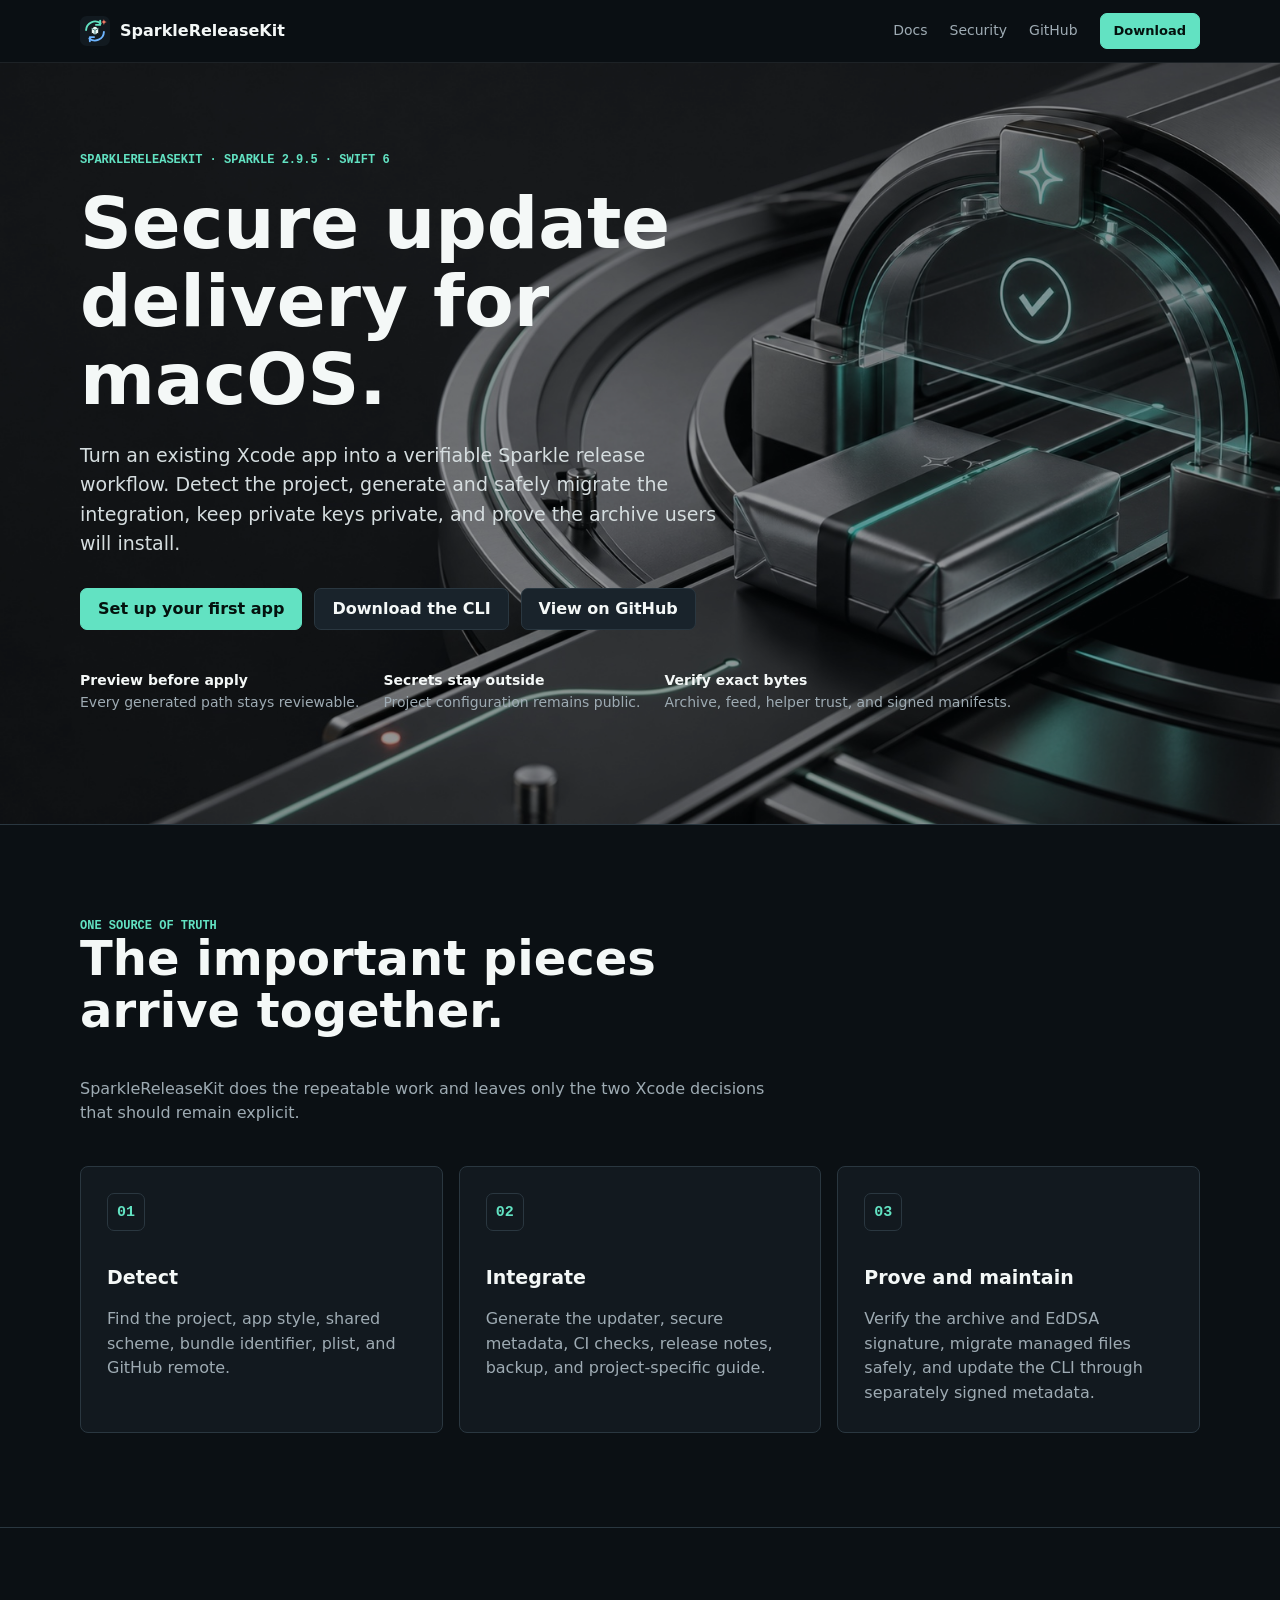
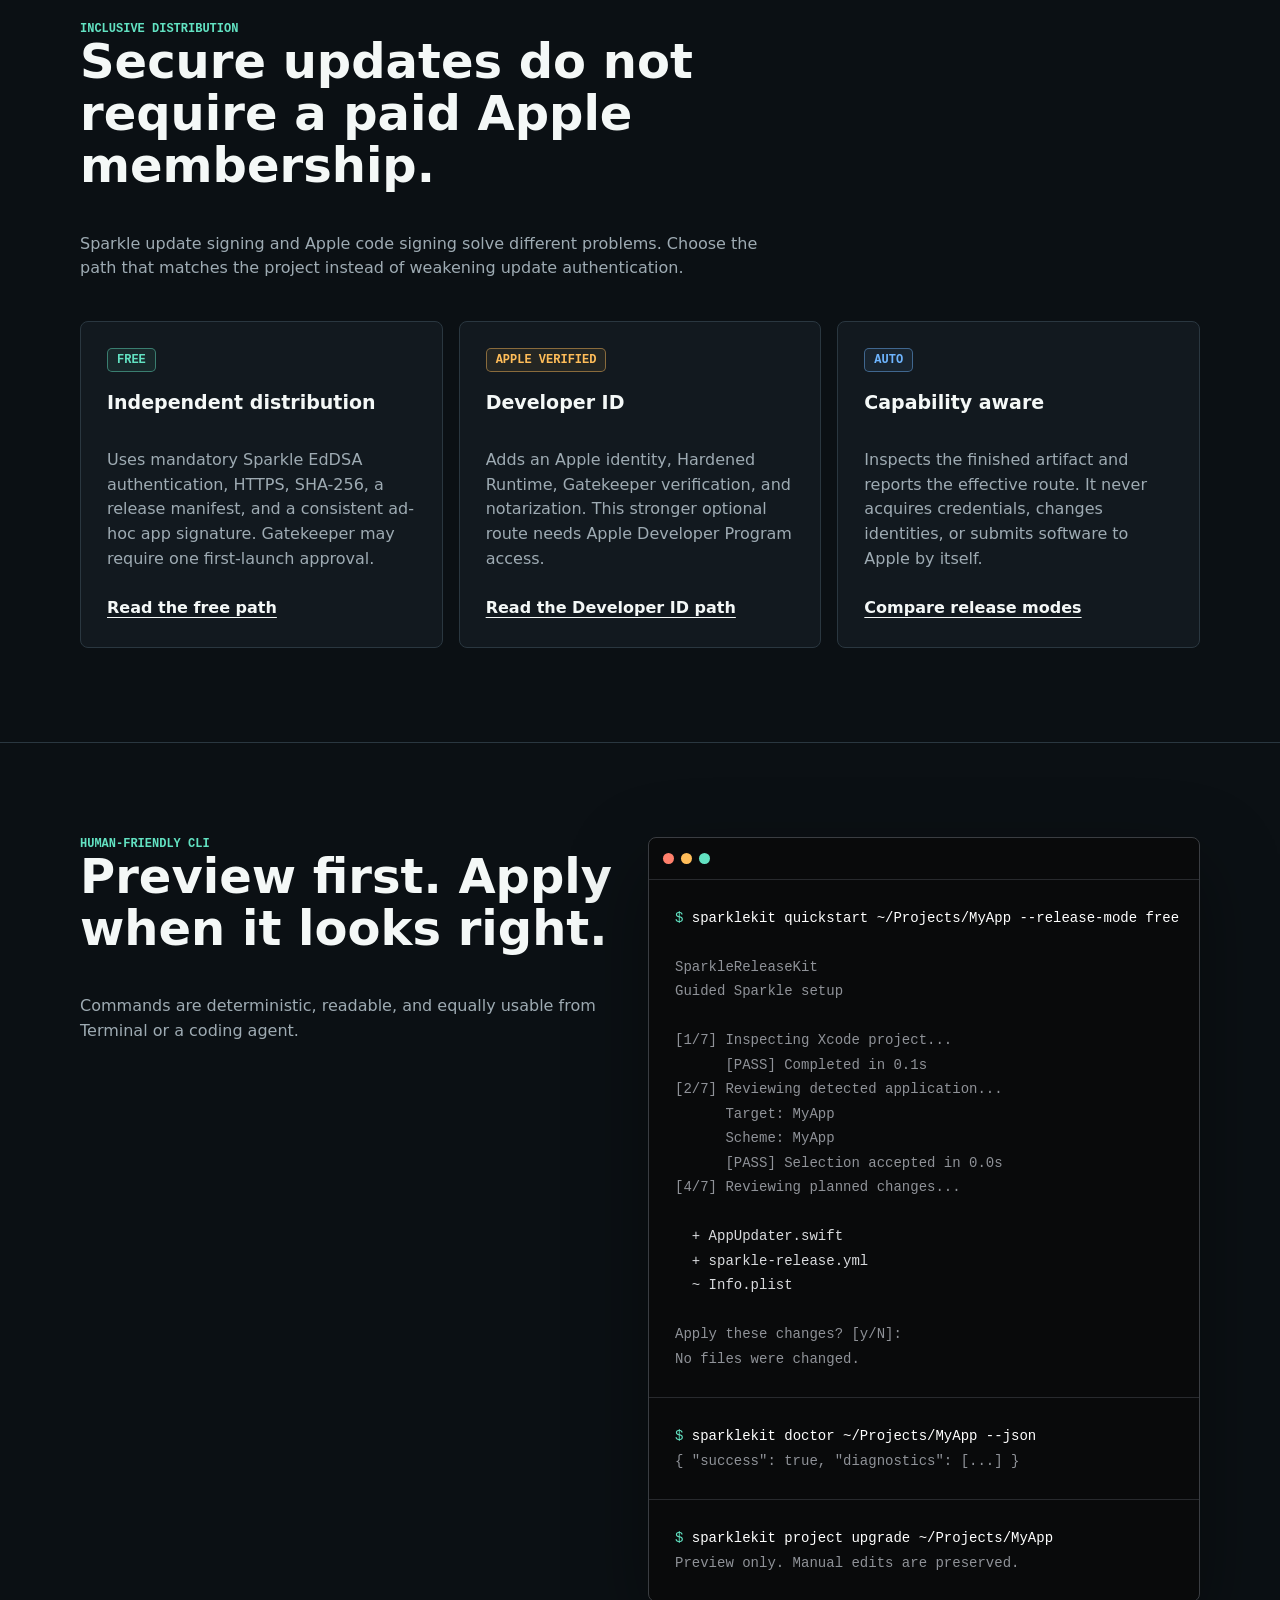
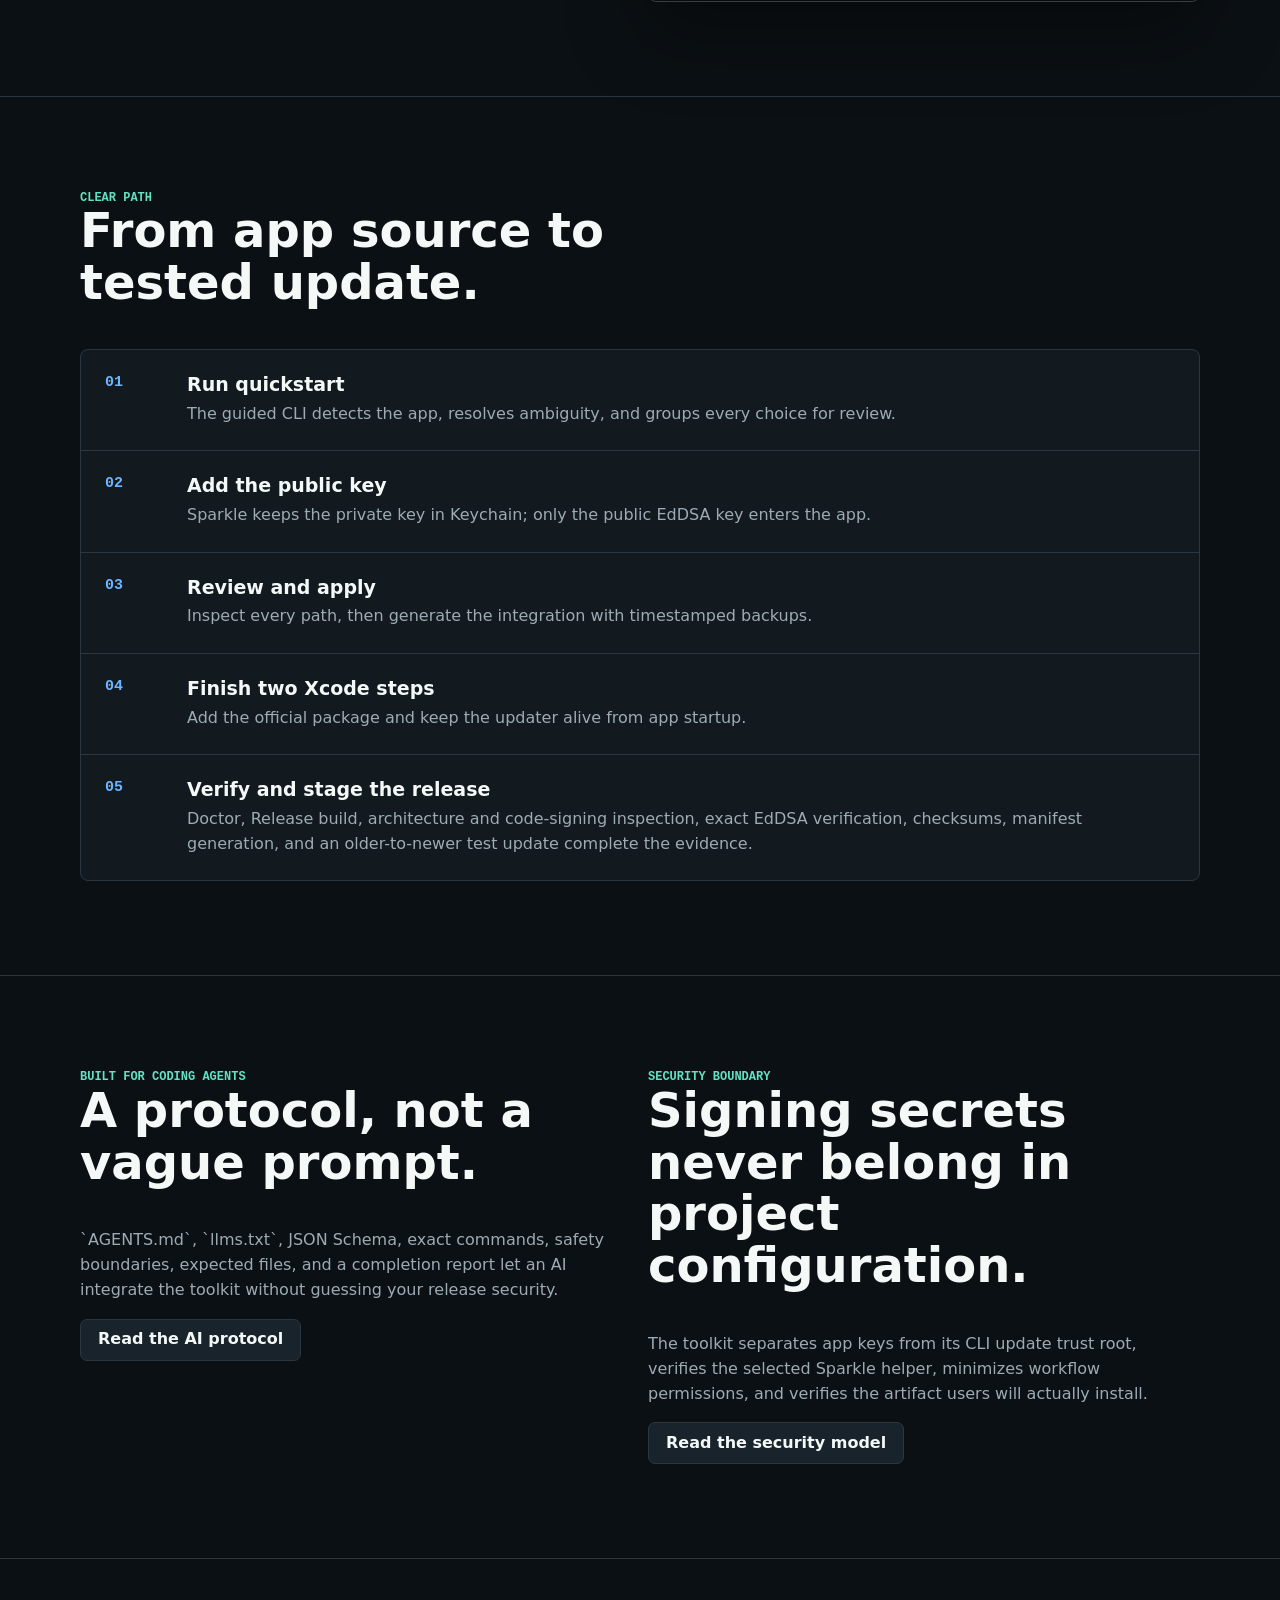
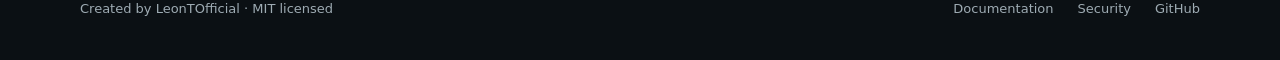
<file: website/index.html>
<!doctype html>
<html lang="en">
<head>
  <meta charset="utf-8">
  <meta name="viewport" content="width=device-width, initial-scale=1">
  <meta name="description" content="SparkleReleaseKit adds secure Sparkle updates to a macOS app with GitHub Releases in minutes.">
  <meta name="theme-color" content="#0b1014">
  <meta property="og:title" content="SparkleReleaseKit">
  <meta property="og:description" content="A clear, verifiable release workflow for secure Sparkle updates on macOS.">
  <meta property="og:type" content="website">
  <meta property="og:url" content="https://leontofficial.github.io/SparkleReleaseKit/">
  <meta property="og:image" content="https://leontofficial.github.io/SparkleReleaseKit/assets/release-hero.jpg">
  <meta property="og:image:width" content="1672">
  <meta property="og:image:height" content="941">
  <link rel="canonical" href="https://leontofficial.github.io/SparkleReleaseKit/">
  <title>SparkleReleaseKit - Secure macOS update delivery</title>
  <link rel="icon" href="assets/logo.svg">
  <link rel="apple-touch-icon" href="assets/apple-touch-icon.png">
  <link rel="stylesheet" href="styles.css">
</head>
<body>
  <a class="skip-link" href="#content">Skip to content</a>
  <header class="site-header">
    <nav class="nav" aria-label="Main navigation">
      <a class="brand" href="./"><img src="assets/logo.svg" alt=""><span>SparkleReleaseKit</span></a>
      <button class="menu-toggle" type="button" aria-label="Open navigation" aria-expanded="false" aria-controls="site-links"><span></span><span></span><span></span></button>
      <div class="nav-links" id="site-links">
        <a href="docs/">Docs</a>
        <a href="security/">Security</a>
        <a href="https://github.com/LeonTOfficial/SparkleReleaseKit">GitHub</a>
        <a class="button compact primary" href="https://github.com/LeonTOfficial/SparkleReleaseKit/releases/latest/download/SparkleReleaseKit-macos.zip">Download</a>
      </div>
    </nav>
  </header>

  <main id="content">
    <section class="hero">
      <div class="hero-content">
        <div class="eyebrow">SparkleReleaseKit · Sparkle 2.9.5 · Swift 6</div>
        <h1>Secure update delivery for macOS.</h1>
        <p class="lead">Turn an existing Xcode app into a verifiable Sparkle release workflow. Detect the project, generate and safely migrate the integration, keep private keys private, and prove the archive users will install.</p>
        <div class="actions">
          <a class="button primary" href="docs/">Set up your first app</a>
          <a class="button" href="https://github.com/LeonTOfficial/SparkleReleaseKit/releases/latest/download/SparkleReleaseKit-macos.zip">Download the CLI</a>
          <a class="button" href="https://github.com/LeonTOfficial/SparkleReleaseKit">View on GitHub</a>
        </div>
        <div class="proof">
          <span><strong>Preview before apply</strong><br>Every generated path stays reviewable.</span>
          <span><strong>Secrets stay outside</strong><br>Project configuration remains public.</span>
          <span><strong>Verify exact bytes</strong><br>Archive, feed, helper trust, and signed manifests.</span>
        </div>
      </div>
    </section>

    <section class="band">
      <div class="section">
        <div class="section-heading" data-reveal>
          <div class="eyebrow">One source of truth</div>
          <h2>The important pieces arrive together.</h2>
          <p>SparkleReleaseKit does the repeatable work and leaves only the two Xcode decisions that should remain explicit.</p>
        </div>
        <div class="grid three">
          <article class="card" data-reveal><div class="icon">01</div><h3>Detect</h3><p>Find the project, app style, shared scheme, bundle identifier, plist, and GitHub remote.</p></article>
          <article class="card" data-reveal><div class="icon">02</div><h3>Integrate</h3><p>Generate the updater, secure metadata, CI checks, release notes, backup, and project-specific guide.</p></article>
          <article class="card" data-reveal><div class="icon">03</div><h3>Prove and maintain</h3><p>Verify the archive and EdDSA signature, migrate managed files safely, and update the CLI through separately signed metadata.</p></article>
        </div>
      </div>
    </section>

    <section class="band">
      <div class="section">
        <div class="section-heading" data-reveal>
          <div class="eyebrow">Inclusive distribution</div>
          <h2>Secure updates do not require a paid Apple membership.</h2>
          <p>Sparkle update signing and Apple code signing solve different problems. Choose the path that matches the project instead of weakening update authentication.</p>
        </div>
        <div class="grid three mode-grid">
          <article class="card mode-card" data-reveal><div class="mode-label free">Free</div><h3>Independent distribution</h3><p>Uses mandatory Sparkle EdDSA authentication, HTTPS, SHA-256, a release manifest, and a consistent ad-hoc app signature. Gatekeeper may require one first-launch approval.</p><a class="text-link" href="https://github.com/LeonTOfficial/SparkleReleaseKit/blob/main/docs/FREE_DISTRIBUTION.md">Read the free path</a></article>
          <article class="card mode-card" data-reveal><div class="mode-label apple">Apple verified</div><h3>Developer ID</h3><p>Adds an Apple identity, Hardened Runtime, Gatekeeper verification, and notarization. This stronger optional route needs Apple Developer Program access.</p><a class="text-link" href="https://github.com/LeonTOfficial/SparkleReleaseKit/blob/main/docs/DEVELOPER_ID_DISTRIBUTION.md">Read the Developer ID path</a></article>
          <article class="card mode-card" data-reveal><div class="mode-label auto">Auto</div><h3>Capability aware</h3><p>Inspects the finished artifact and reports the effective route. It never acquires credentials, changes identities, or submits software to Apple by itself.</p><a class="text-link" href="docs/#modes">Compare release modes</a></article>
        </div>
      </div>
    </section>

    <section class="band">
      <div class="section grid two">
        <div class="section-heading" data-reveal>
          <div class="eyebrow">Human-friendly CLI</div>
          <h2>Preview first. Apply when it looks right.</h2>
          <p>Commands are deterministic, readable, and equally usable from Terminal or a coding agent.</p>
        </div>
        <div class="terminal" data-reveal aria-label="SparkleReleaseKit command example">
          <div class="terminal-bar"><span></span><span></span><span></span></div>
          <pre><span class="prompt">$</span> <span class="command">sparklekit quickstart ~/Projects/MyApp --release-mode free</span>

<span class="result">SparkleReleaseKit
Guided Sparkle setup

[1/7] Inspecting Xcode project...
      [PASS] Completed in 0.1s
[2/7] Reviewing detected application...
      Target: MyApp
      Scheme: MyApp
      [PASS] Selection accepted in 0.0s
[4/7] Reviewing planned changes...</span>

  + AppUpdater.swift
  + sparkle-release.yml
  ~ Info.plist

<span class="result">Apply these changes? [y/N]:
No files were changed.</span></pre>
          <pre class="terminal-followup"><span class="prompt">$</span> <span class="command">sparklekit doctor ~/Projects/MyApp --json</span>
<span class="result">{ "success": true, "diagnostics": [...] }</span></pre>
          <pre class="terminal-followup"><span class="prompt">$</span> <span class="command">sparklekit project upgrade ~/Projects/MyApp</span>
<span class="result">Preview only. Manual edits are preserved.</span></pre>
        </div>
      </div>
    </section>

    <section class="band">
      <div class="section">
        <div class="section-heading" data-reveal><div class="eyebrow">Clear path</div><h2>From app source to tested update.</h2></div>
        <div class="steps" data-reveal>
          <article class="step"><div><h3>Run quickstart</h3><p>The guided CLI detects the app, resolves ambiguity, and groups every choice for review.</p></div></article>
          <article class="step"><div><h3>Add the public key</h3><p>Sparkle keeps the private key in Keychain; only the public EdDSA key enters the app.</p></div></article>
          <article class="step"><div><h3>Review and apply</h3><p>Inspect every path, then generate the integration with timestamped backups.</p></div></article>
          <article class="step"><div><h3>Finish two Xcode steps</h3><p>Add the official package and keep the updater alive from app startup.</p></div></article>
          <article class="step"><div><h3>Verify and stage the release</h3><p>Doctor, Release build, architecture and code-signing inspection, exact EdDSA verification, checksums, manifest generation, and an older-to-newer test update complete the evidence.</p></div></article>
        </div>
      </div>
    </section>

    <section class="band">
      <div class="section grid two">
        <div data-reveal><div class="eyebrow">Built for coding agents</div><h2>A protocol, not a vague prompt.</h2><p class="muted">`AGENTS.md`, `llms.txt`, JSON Schema, exact commands, safety boundaries, expected files, and a completion report let an AI integrate the toolkit without guessing your release security.</p><a class="button" href="https://github.com/LeonTOfficial/SparkleReleaseKit/blob/main/AI/AI_INTEGRATION.md">Read the AI protocol</a></div>
        <div data-reveal><div class="eyebrow">Security boundary</div><h2>Signing secrets never belong in project configuration.</h2><p class="muted">The toolkit separates app keys from its CLI update trust root, verifies the selected Sparkle helper, minimizes workflow permissions, and verifies the artifact users will actually install.</p><a class="button" href="security/">Read the security model</a></div>
      </div>
    </section>
  </main>

  <footer class="footer"><span>Created by LeonTOfficial · MIT licensed</span><a href="docs/">Documentation</a><a href="security/">Security</a><a href="https://github.com/LeonTOfficial/SparkleReleaseKit">GitHub</a></footer>
  <script src="script.js"></script>
</body>
</html>
</file>
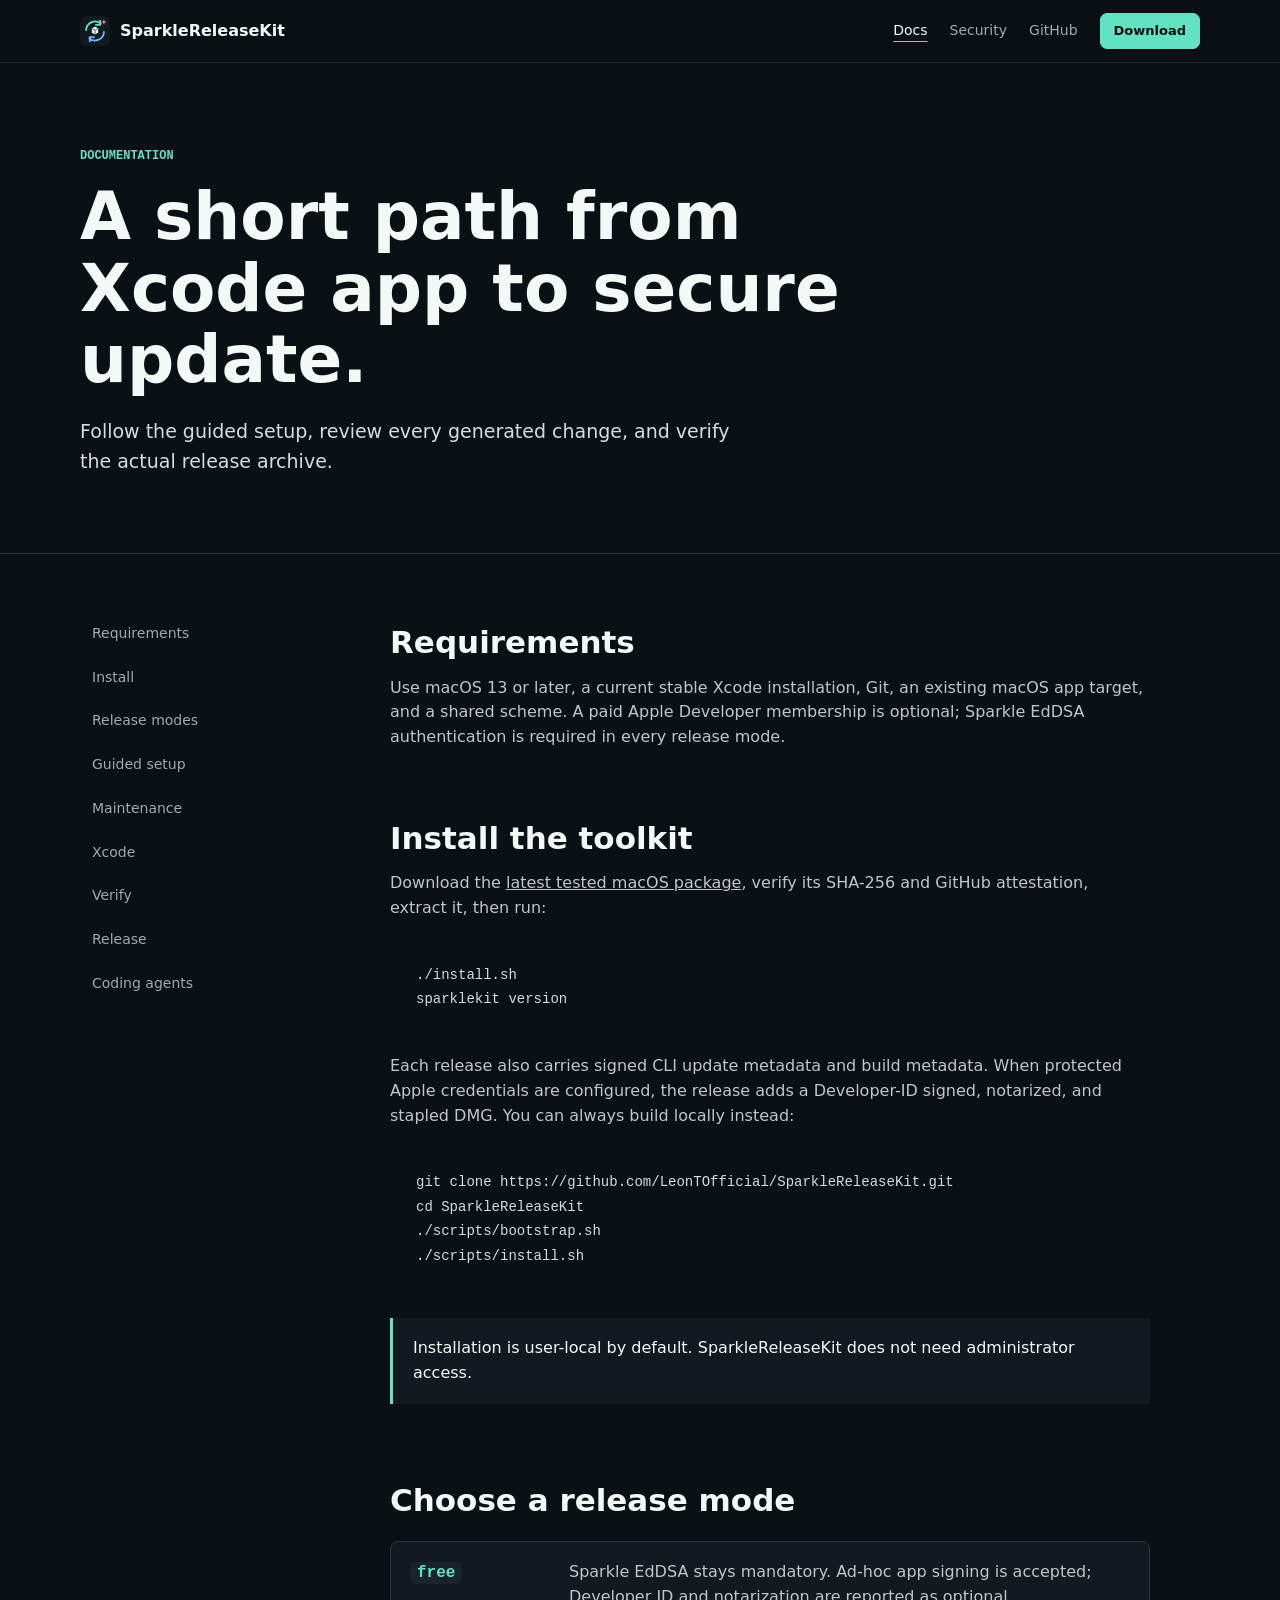
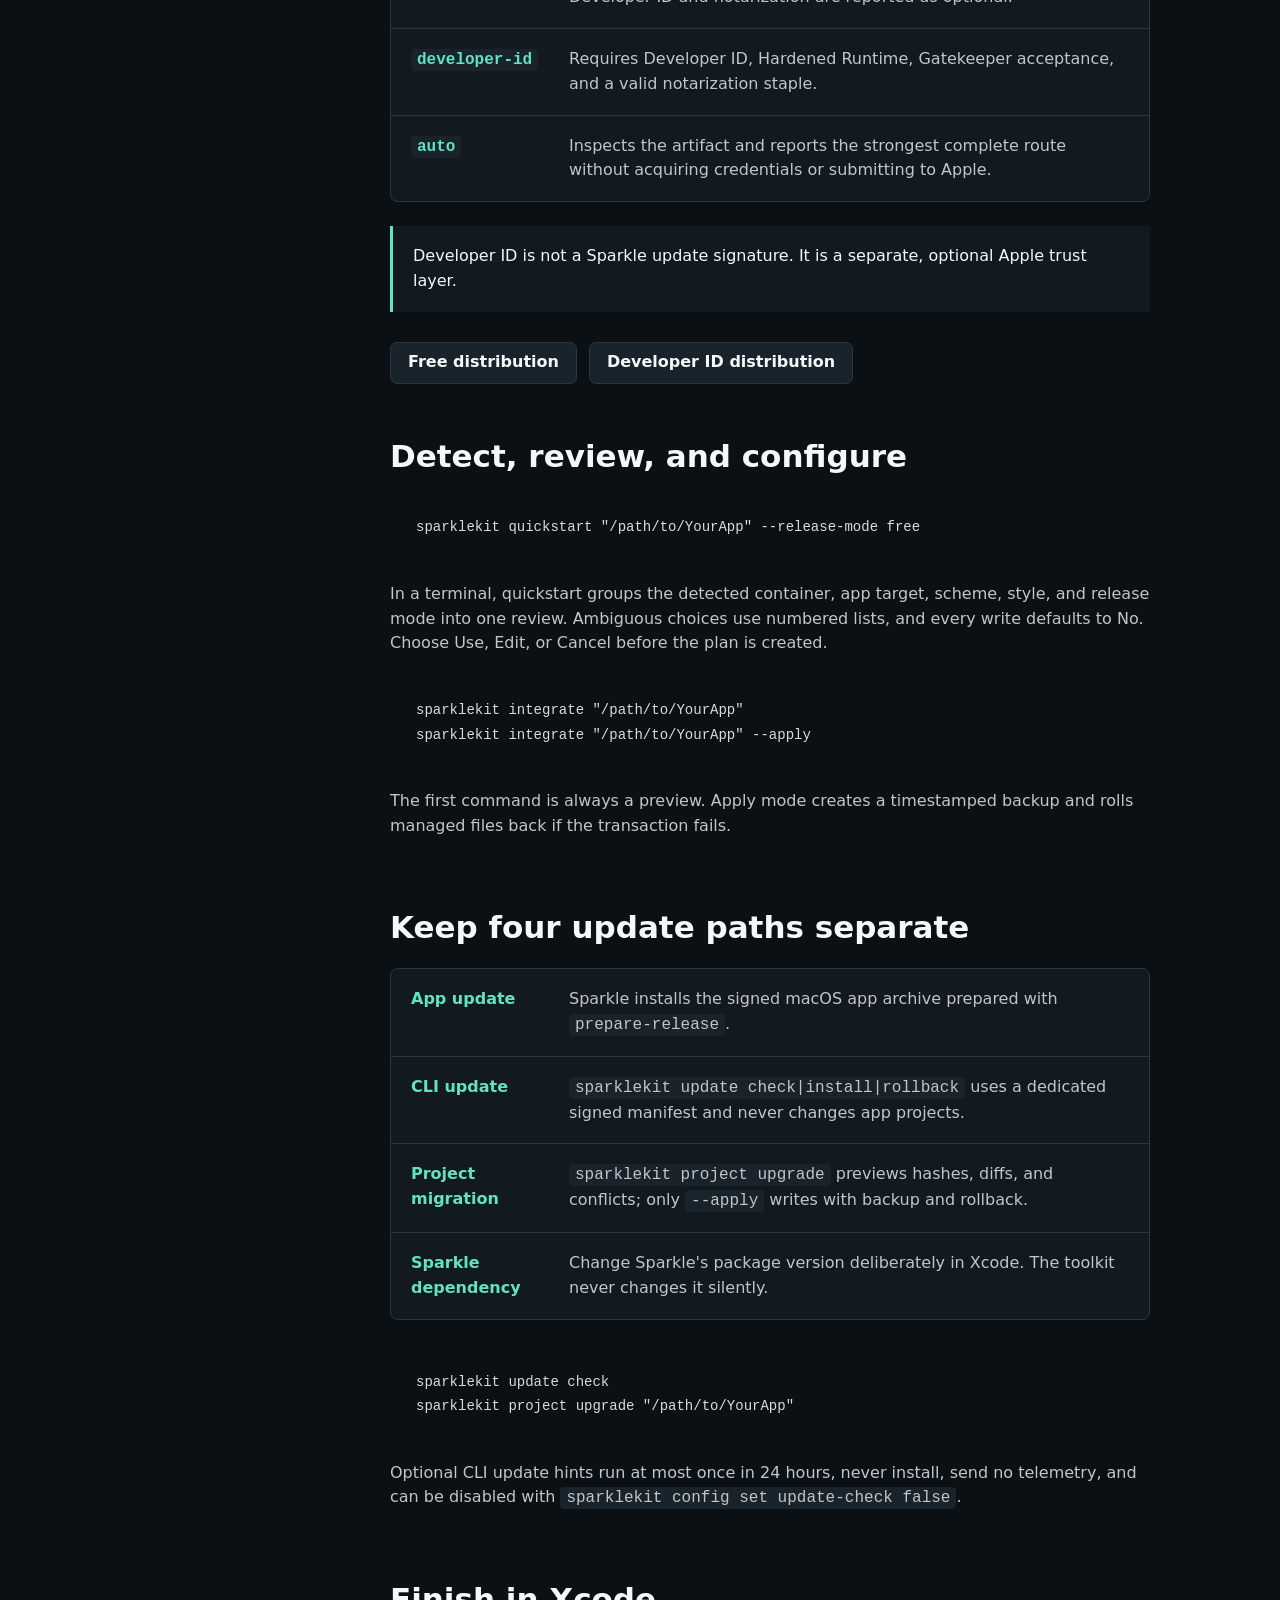
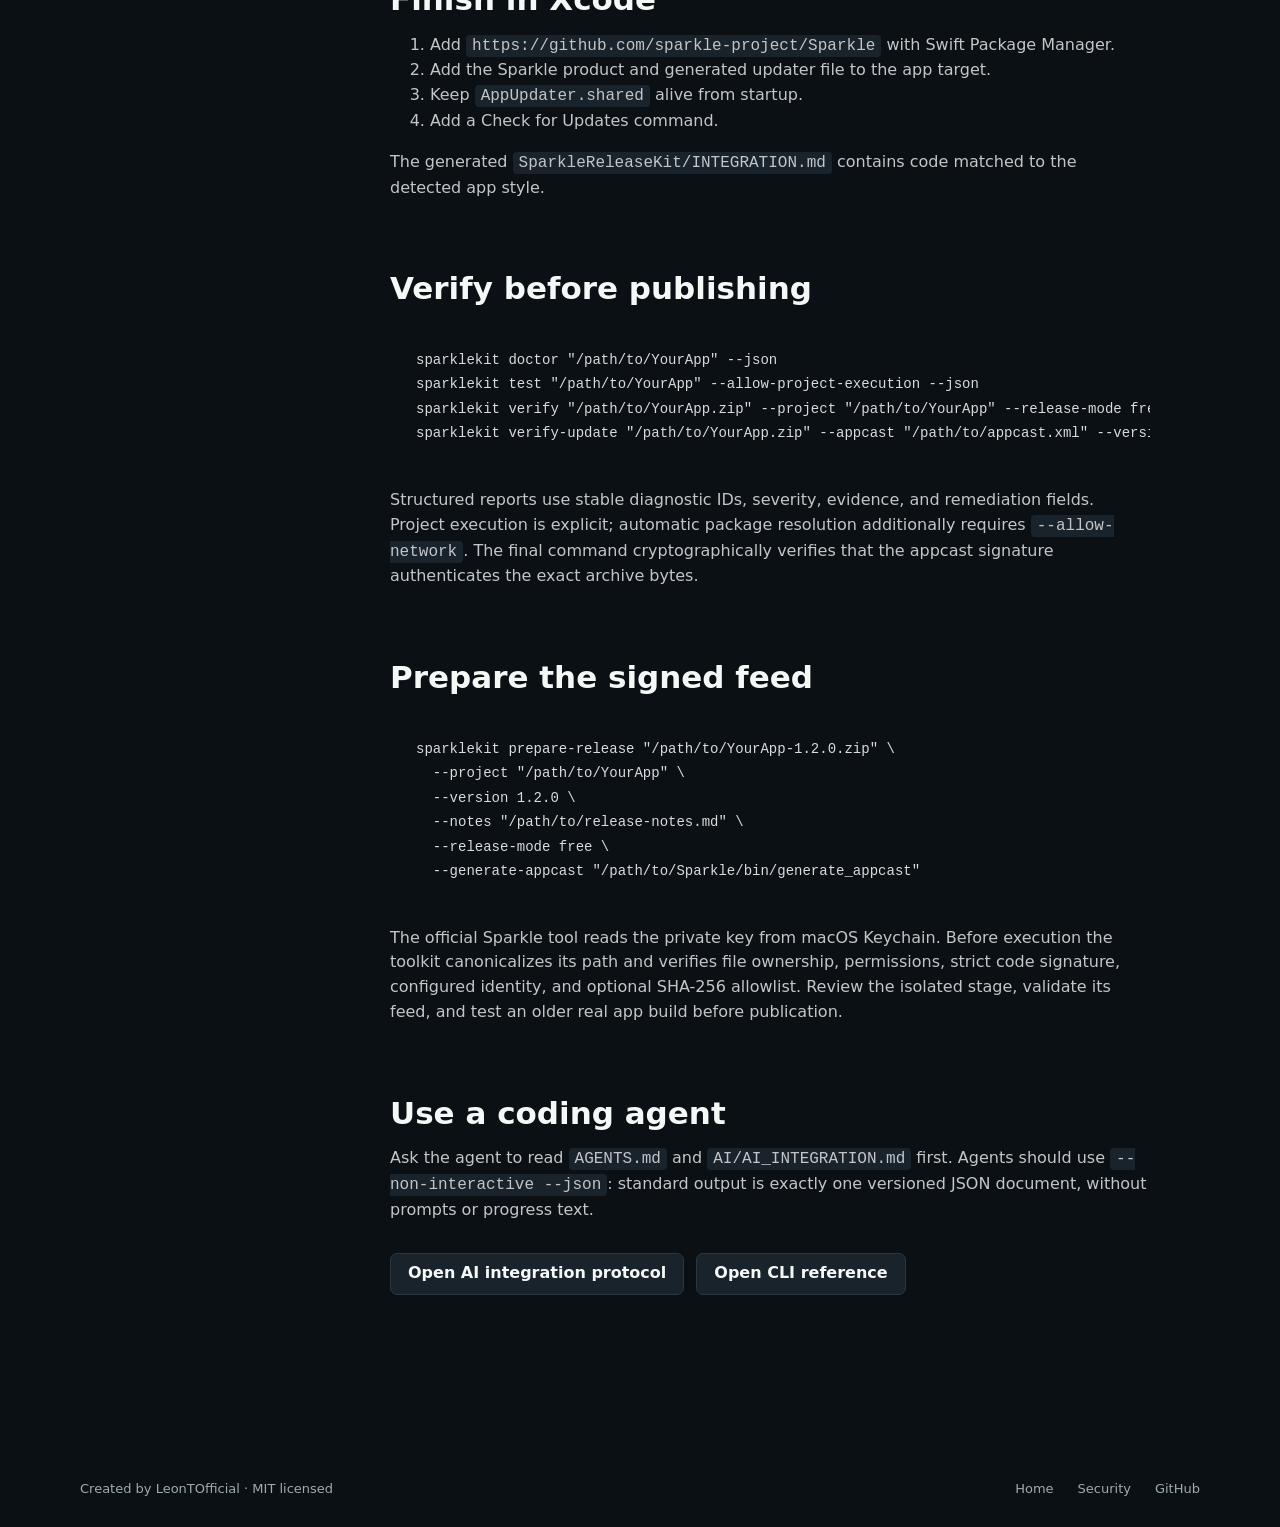
<file: website/docs/index.html>
<!doctype html>
<html lang="en">
<head>
  <meta charset="utf-8"><meta name="viewport" content="width=device-width, initial-scale=1">
  <meta name="description" content="SparkleReleaseKit setup and integration documentation.">
  <meta name="theme-color" content="#0b1014"><link rel="canonical" href="https://leontofficial.github.io/SparkleReleaseKit/docs/">
  <title>Documentation - SparkleReleaseKit</title>
  <link rel="icon" href="../assets/logo.svg"><link rel="apple-touch-icon" href="../assets/apple-touch-icon.png"><link rel="stylesheet" href="../styles.css">
</head>
<body>
  <a class="skip-link" href="#content">Skip to content</a>
  <header class="site-header"><nav class="nav" aria-label="Main navigation"><a class="brand" href="../"><img src="../assets/logo.svg" alt=""><span>SparkleReleaseKit</span></a><button class="menu-toggle" type="button" aria-label="Open navigation" aria-expanded="false" aria-controls="site-links"><span></span><span></span><span></span></button><div class="nav-links" id="site-links"><a href="./" aria-current="page">Docs</a><a href="../security/">Security</a><a href="https://github.com/LeonTOfficial/SparkleReleaseKit">GitHub</a><a class="button compact primary" href="https://github.com/LeonTOfficial/SparkleReleaseKit/releases/latest/download/SparkleReleaseKit-macos.zip">Download</a></div></nav></header>
  <main id="content">
    <section class="page-hero"><div class="inner"><div class="eyebrow">Documentation</div><h1>A short path from Xcode app to secure update.</h1><p class="lead">Follow the guided setup, review every generated change, and verify the actual release archive.</p></div></section>
    <div class="docs-layout">
      <nav class="docs-nav" aria-label="Documentation sections"><a href="#requirements">Requirements</a><a href="#install">Install</a><a href="#modes">Release modes</a><a href="#setup">Guided setup</a><a href="#maintenance">Maintenance</a><a href="#xcode">Xcode</a><a href="#verify">Verify</a><a href="#release">Release</a><a href="#agent">Coding agents</a></nav>
      <article class="article">
        <section id="requirements"><h2>Requirements</h2><p>Use macOS 13 or later, a current stable Xcode installation, Git, an existing macOS app target, and a shared scheme. A paid Apple Developer membership is optional; Sparkle EdDSA authentication is required in every release mode.</p></section>
        <section id="install"><h2>Install the toolkit</h2><p>Download the <a href="https://github.com/LeonTOfficial/SparkleReleaseKit/releases/latest/download/SparkleReleaseKit-macos.zip">latest tested macOS package</a>, verify its SHA-256 and GitHub attestation, extract it, then run:</p><pre>./install.sh
sparklekit version</pre><p>Each release also carries signed CLI update metadata and build metadata. When protected Apple credentials are configured, the release adds a Developer-ID signed, notarized, and stapled DMG. You can always build locally instead:</p><pre>git clone https://github.com/LeonTOfficial/SparkleReleaseKit.git
cd SparkleReleaseKit
./scripts/bootstrap.sh
./scripts/install.sh</pre><div class="callout">Installation is user-local by default. SparkleReleaseKit does not need administrator access.</div></section>
        <section id="modes"><h2>Choose a release mode</h2><div class="mode-summary"><div><strong><code>free</code></strong><span>Sparkle EdDSA stays mandatory. Ad-hoc app signing is accepted; Developer ID and notarization are reported as optional.</span></div><div><strong><code>developer-id</code></strong><span>Requires Developer ID, Hardened Runtime, Gatekeeper acceptance, and a valid notarization staple.</span></div><div><strong><code>auto</code></strong><span>Inspects the artifact and reports the strongest complete route without acquiring credentials or submitting to Apple.</span></div></div><div class="callout">Developer ID is not a Sparkle update signature. It is a separate, optional Apple trust layer.</div><div class="actions"><a class="button" href="https://github.com/LeonTOfficial/SparkleReleaseKit/blob/main/docs/FREE_DISTRIBUTION.md">Free distribution</a><a class="button" href="https://github.com/LeonTOfficial/SparkleReleaseKit/blob/main/docs/DEVELOPER_ID_DISTRIBUTION.md">Developer ID distribution</a></div></section>
        <section id="setup"><h2>Detect, review, and configure</h2><pre>sparklekit quickstart "/path/to/YourApp" --release-mode free</pre><p>In a terminal, quickstart groups the detected container, app target, scheme, style, and release mode into one review. Ambiguous choices use numbered lists, and every write defaults to No. Choose Use, Edit, or Cancel before the plan is created.</p><pre>sparklekit integrate "/path/to/YourApp"
sparklekit integrate "/path/to/YourApp" --apply</pre><p>The first command is always a preview. Apply mode creates a timestamped backup and rolls managed files back if the transaction fails.</p></section>
        <section id="maintenance"><h2>Keep four update paths separate</h2><div class="mode-summary"><div><strong>App update</strong><span>Sparkle installs the signed macOS app archive prepared with <code>prepare-release</code>.</span></div><div><strong>CLI update</strong><span><code>sparklekit update check|install|rollback</code> uses a dedicated signed manifest and never changes app projects.</span></div><div><strong>Project migration</strong><span><code>sparklekit project upgrade</code> previews hashes, diffs, and conflicts; only <code>--apply</code> writes with backup and rollback.</span></div><div><strong>Sparkle dependency</strong><span>Change Sparkle's package version deliberately in Xcode. The toolkit never changes it silently.</span></div></div><pre>sparklekit update check
sparklekit project upgrade "/path/to/YourApp"</pre><p>Optional CLI update hints run at most once in 24 hours, never install, send no telemetry, and can be disabled with <code>sparklekit config set update-check false</code>.</p></section>
        <section id="xcode"><h2>Finish in Xcode</h2><ol><li>Add <code>https://github.com/sparkle-project/Sparkle</code> with Swift Package Manager.</li><li>Add the Sparkle product and generated updater file to the app target.</li><li>Keep <code>AppUpdater.shared</code> alive from startup.</li><li>Add a Check for Updates command.</li></ol><p>The generated <code>SparkleReleaseKit/INTEGRATION.md</code> contains code matched to the detected app style.</p></section>
        <section id="verify"><h2>Verify before publishing</h2><pre>sparklekit doctor "/path/to/YourApp" --json
sparklekit test "/path/to/YourApp" --allow-project-execution --json
sparklekit verify "/path/to/YourApp.zip" --project "/path/to/YourApp" --release-mode free --json
sparklekit verify-update "/path/to/YourApp.zip" --appcast "/path/to/appcast.xml" --version 120</pre><p>Structured reports use stable diagnostic IDs, severity, evidence, and remediation fields. Project execution is explicit; automatic package resolution additionally requires <code>--allow-network</code>. The final command cryptographically verifies that the appcast signature authenticates the exact archive bytes.</p></section>
        <section id="release"><h2>Prepare the signed feed</h2><pre>sparklekit prepare-release "/path/to/YourApp-1.2.0.zip" \
  --project "/path/to/YourApp" \
  --version 1.2.0 \
  --notes "/path/to/release-notes.md" \
  --release-mode free \
  --generate-appcast "/path/to/Sparkle/bin/generate_appcast"</pre><p>The official Sparkle tool reads the private key from macOS Keychain. Before execution the toolkit canonicalizes its path and verifies file ownership, permissions, strict code signature, configured identity, and optional SHA-256 allowlist. Review the isolated stage, validate its feed, and test an older real app build before publication.</p></section>
        <section id="agent"><h2>Use a coding agent</h2><p>Ask the agent to read <code>AGENTS.md</code> and <code>AI/AI_INTEGRATION.md</code> first. Agents should use <code>--non-interactive --json</code>: standard output is exactly one versioned JSON document, without prompts or progress text.</p><div class="actions"><a class="button" href="https://github.com/LeonTOfficial/SparkleReleaseKit/blob/main/AI/AI_INTEGRATION.md">Open AI integration protocol</a><a class="button" href="https://github.com/LeonTOfficial/SparkleReleaseKit/blob/main/docs/CLI_REFERENCE.md">Open CLI reference</a></div></section>
      </article>
    </div>
  </main>
  <footer class="footer"><span>Created by LeonTOfficial · MIT licensed</span><a href="../">Home</a><a href="../security/">Security</a><a href="https://github.com/LeonTOfficial/SparkleReleaseKit">GitHub</a></footer>
  <script src="../script.js"></script>
</body>
</html>
</file>
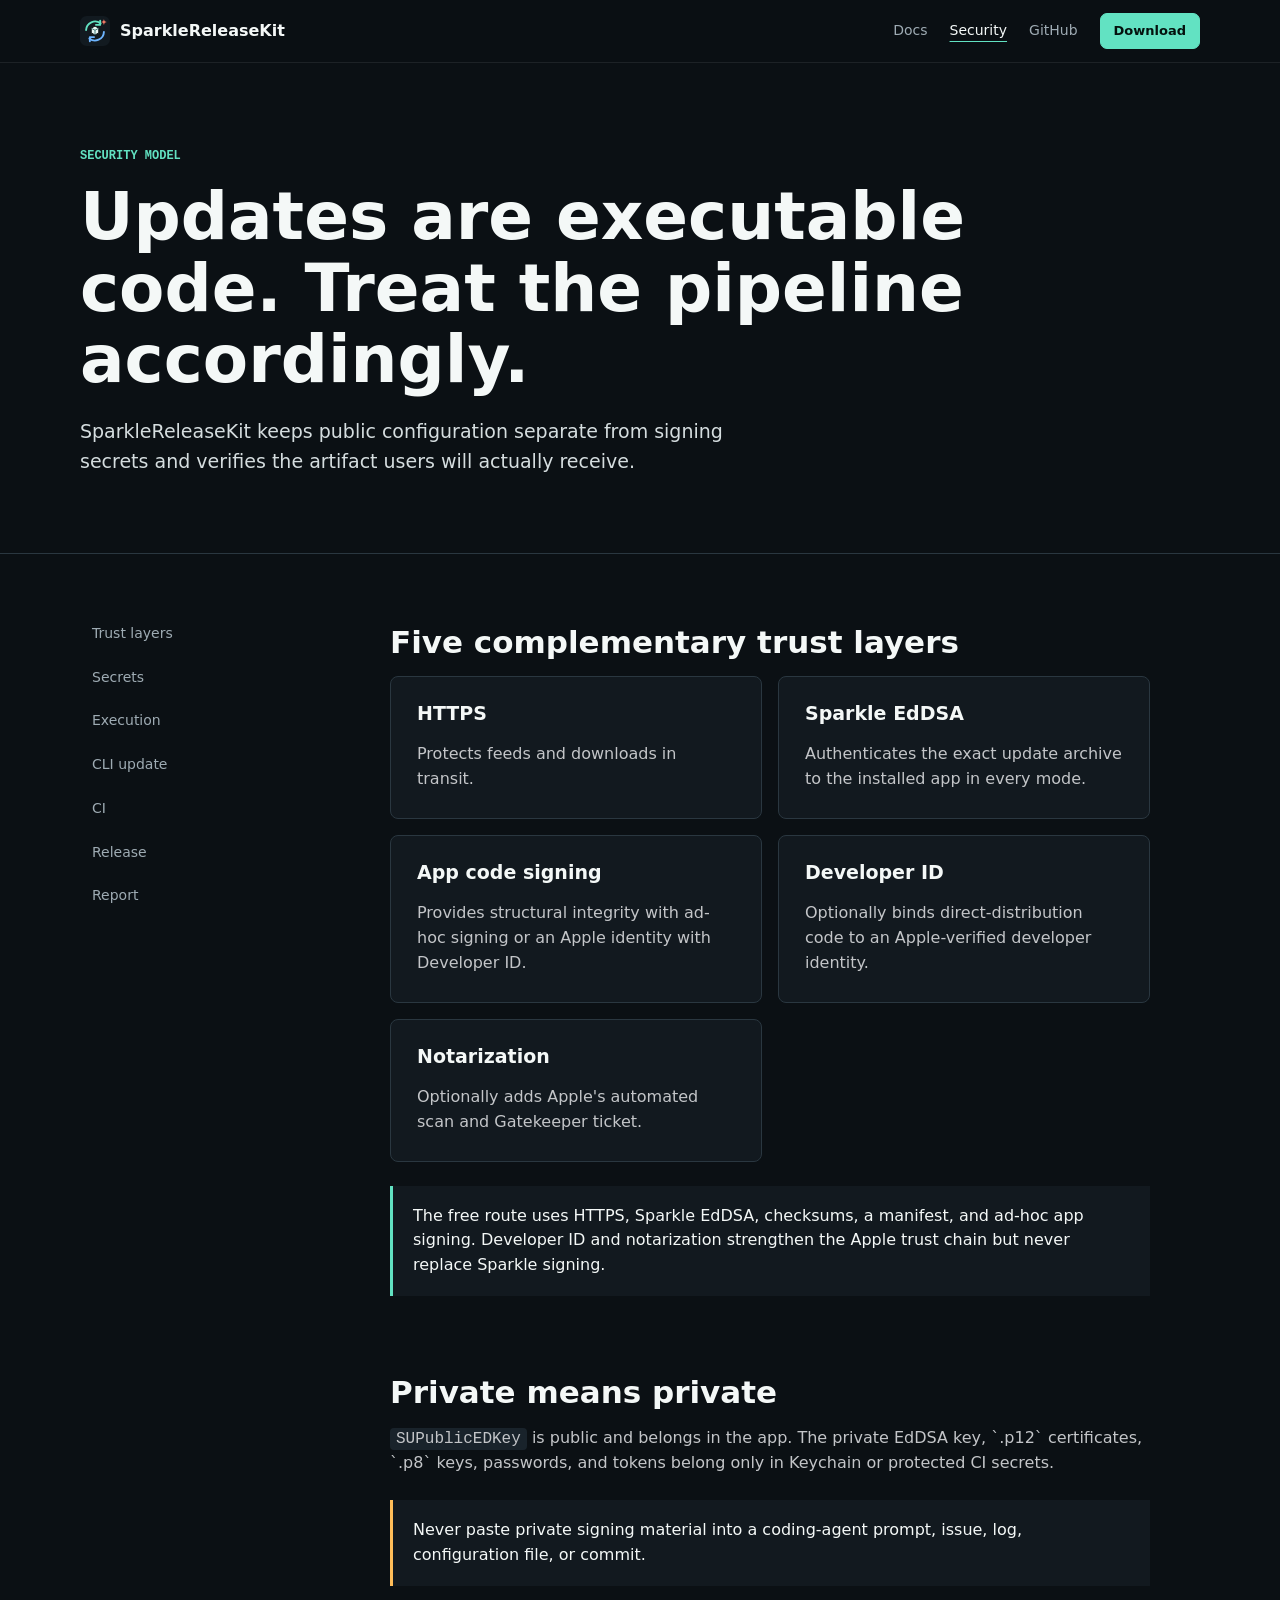
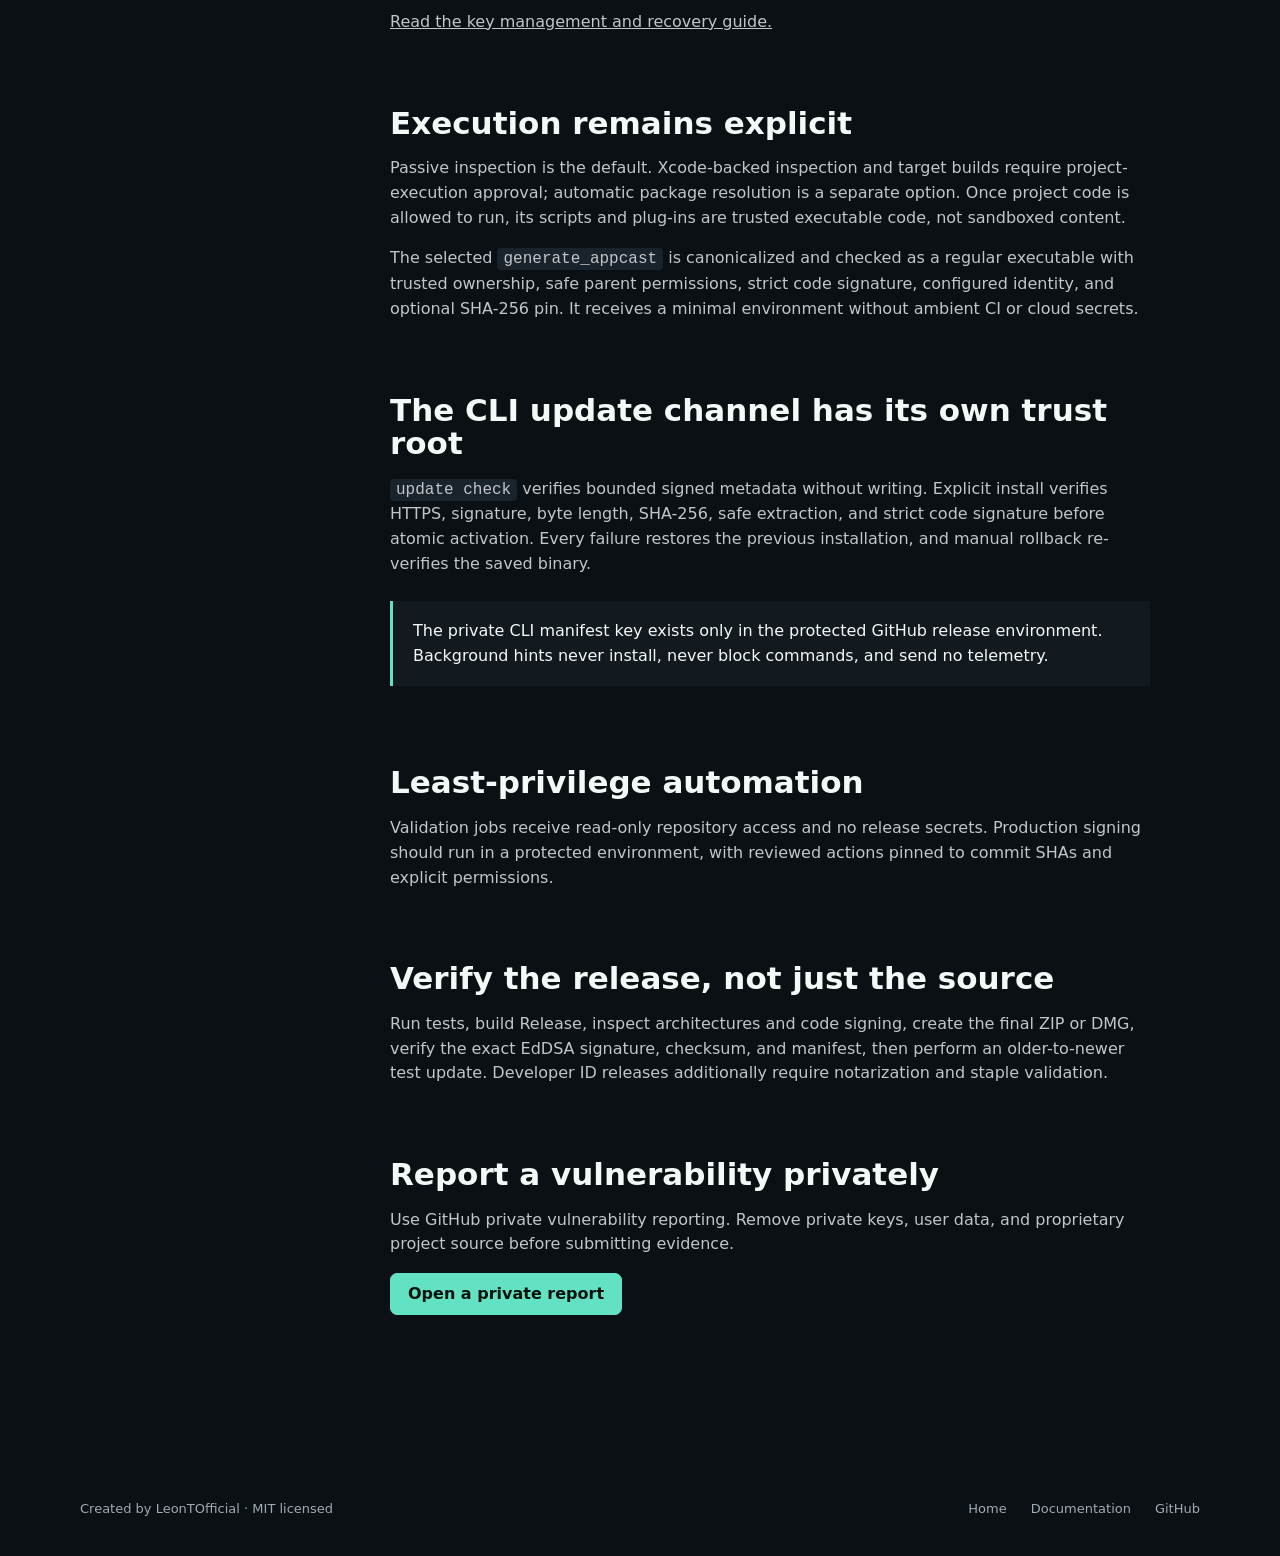
<file: website/security/index.html>
<!doctype html>
<html lang="en">
<head>
  <meta charset="utf-8"><meta name="viewport" content="width=device-width, initial-scale=1">
  <meta name="description" content="SparkleReleaseKit security model for macOS update delivery.">
  <meta name="theme-color" content="#0b1014"><link rel="canonical" href="https://leontofficial.github.io/SparkleReleaseKit/security/">
  <title>Security - SparkleReleaseKit</title>
  <link rel="icon" href="../assets/logo.svg"><link rel="apple-touch-icon" href="../assets/apple-touch-icon.png"><link rel="stylesheet" href="../styles.css">
</head>
<body>
  <a class="skip-link" href="#content">Skip to content</a>
  <header class="site-header"><nav class="nav" aria-label="Main navigation"><a class="brand" href="../"><img src="../assets/logo.svg" alt=""><span>SparkleReleaseKit</span></a><button class="menu-toggle" type="button" aria-label="Open navigation" aria-expanded="false" aria-controls="site-links"><span></span><span></span><span></span></button><div class="nav-links" id="site-links"><a href="../docs/">Docs</a><a href="./" aria-current="page">Security</a><a href="https://github.com/LeonTOfficial/SparkleReleaseKit">GitHub</a><a class="button compact primary" href="https://github.com/LeonTOfficial/SparkleReleaseKit/releases/latest/download/SparkleReleaseKit-macos.zip">Download</a></div></nav></header>
  <main id="content">
    <section class="page-hero"><div class="inner"><div class="eyebrow">Security model</div><h1>Updates are executable code. Treat the pipeline accordingly.</h1><p class="lead">SparkleReleaseKit keeps public configuration separate from signing secrets and verifies the artifact users will actually receive.</p></div></section>
    <div class="docs-layout">
      <nav class="docs-nav" aria-label="Security sections"><a href="#layers">Trust layers</a><a href="#secrets">Secrets</a><a href="#execution">Execution</a><a href="#self-update">CLI update</a><a href="#actions">CI</a><a href="#release">Release</a><a href="#report">Report</a></nav>
      <article class="article">
        <section id="layers"><h2>Five complementary trust layers</h2><div class="grid two"><div class="card"><h3>HTTPS</h3><p>Protects feeds and downloads in transit.</p></div><div class="card"><h3>Sparkle EdDSA</h3><p>Authenticates the exact update archive to the installed app in every mode.</p></div><div class="card"><h3>App code signing</h3><p>Provides structural integrity with ad-hoc signing or an Apple identity with Developer ID.</p></div><div class="card"><h3>Developer ID</h3><p>Optionally binds direct-distribution code to an Apple-verified developer identity.</p></div><div class="card"><h3>Notarization</h3><p>Optionally adds Apple's automated scan and Gatekeeper ticket.</p></div></div><div class="callout">The free route uses HTTPS, Sparkle EdDSA, checksums, a manifest, and ad-hoc app signing. Developer ID and notarization strengthen the Apple trust chain but never replace Sparkle signing.</div></section>
        <section id="secrets"><h2>Private means private</h2><p><code>SUPublicEDKey</code> is public and belongs in the app. The private EdDSA key, `.p12` certificates, `.p8` keys, passwords, and tokens belong only in Keychain or protected CI secrets.</p><div class="callout warning">Never paste private signing material into a coding-agent prompt, issue, log, configuration file, or commit.</div><p><a href="https://github.com/LeonTOfficial/SparkleReleaseKit/blob/main/docs/KEY_MANAGEMENT.md">Read the key management and recovery guide.</a></p></section>
        <section id="execution"><h2>Execution remains explicit</h2><p>Passive inspection is the default. Xcode-backed inspection and target builds require project-execution approval; automatic package resolution is a separate option. Once project code is allowed to run, its scripts and plug-ins are trusted executable code, not sandboxed content.</p><p>The selected <code>generate_appcast</code> is canonicalized and checked as a regular executable with trusted ownership, safe parent permissions, strict code signature, configured identity, and optional SHA-256 pin. It receives a minimal environment without ambient CI or cloud secrets.</p></section>
        <section id="self-update"><h2>The CLI update channel has its own trust root</h2><p><code>update check</code> verifies bounded signed metadata without writing. Explicit install verifies HTTPS, signature, byte length, SHA-256, safe extraction, and strict code signature before atomic activation. Every failure restores the previous installation, and manual rollback re-verifies the saved binary.</p><div class="callout">The private CLI manifest key exists only in the protected GitHub release environment. Background hints never install, never block commands, and send no telemetry.</div></section>
        <section id="actions"><h2>Least-privilege automation</h2><p>Validation jobs receive read-only repository access and no release secrets. Production signing should run in a protected environment, with reviewed actions pinned to commit SHAs and explicit permissions.</p></section>
        <section id="release"><h2>Verify the release, not just the source</h2><p>Run tests, build Release, inspect architectures and code signing, create the final ZIP or DMG, verify the exact EdDSA signature, checksum, and manifest, then perform an older-to-newer test update. Developer ID releases additionally require notarization and staple validation.</p></section>
        <section id="report"><h2>Report a vulnerability privately</h2><p>Use GitHub private vulnerability reporting. Remove private keys, user data, and proprietary project source before submitting evidence.</p><a class="button primary" href="https://github.com/LeonTOfficial/SparkleReleaseKit/security/advisories/new">Open a private report</a></section>
      </article>
    </div>
  </main>
  <footer class="footer"><span>Created by LeonTOfficial · MIT licensed</span><a href="../">Home</a><a href="../docs/">Documentation</a><a href="https://github.com/LeonTOfficial/SparkleReleaseKit">GitHub</a></footer>
  <script src="../script.js"></script>
</body>
</html>
</file>
<file: website/styles.css>
:root {
  color-scheme: dark;
  --background: #0b1014;
  --surface: #12191f;
  --surface-strong: #19232b;
  --line: #2a3740;
  --text: #f4f8f7;
  --muted: #9eabb3;
  --green: #62e2c2;
  --blue: #6eb5ff;
  --coral: #ff806c;
  --amber: #ffbd59;
  --content: 1120px;
}

* { box-sizing: border-box; }
html { scroll-behavior: smooth; }
body {
  margin: 0;
  overflow-x: hidden;
  background: var(--background);
  color: var(--text);
  font-family: -apple-system, BlinkMacSystemFont, "SF Pro Text", Inter, system-ui, sans-serif;
  letter-spacing: 0;
  line-height: 1.55;
}
a { color: inherit; }
img { max-width: 100%; }
button { font: inherit; }
:focus-visible { outline: 3px solid var(--blue); outline-offset: 3px; }
.skip-link { position: fixed; z-index: 100; left: 16px; top: -60px; padding: 10px 14px; border-radius: 6px; background: var(--text); color: var(--background); text-decoration: none; }
.skip-link:focus { top: 12px; }

.site-header {
  position: sticky;
  top: 0;
  z-index: 20;
  border-bottom: 1px solid rgba(255,255,255,.08);
  background: rgba(11,16,20,.92);
  backdrop-filter: blur(18px);
}
.nav {
  width: min(calc(100% - 32px), var(--content));
  min-height: 62px;
  margin: auto;
  display: flex;
  align-items: center;
  gap: 24px;
}
.brand {
  display: inline-flex;
  align-items: center;
  gap: 10px;
  margin-right: auto;
  text-decoration: none;
  font-weight: 720;
}
.brand img { width: 30px; height: 30px; }
.nav-links { display: flex; align-items: center; gap: 22px; }
.nav-links a { color: var(--muted); text-decoration: none; font-size: 14px; }
.nav-links a:hover, .nav-links a[aria-current="page"] { color: var(--text); }
.nav-links a[aria-current="page"] { text-decoration: underline; text-decoration-color: var(--green); text-underline-offset: 6px; }
.menu-toggle { display: none; width: 38px; height: 38px; padding: 9px; border: 1px solid var(--line); border-radius: 7px; background: var(--surface); }
.menu-toggle span { display: block; height: 2px; margin: 4px 0; border-radius: 1px; background: var(--text); }

.button {
  min-height: 42px;
  display: inline-flex;
  align-items: center;
  justify-content: center;
  gap: 8px;
  padding: 0 17px;
  border: 1px solid var(--line);
  border-radius: 7px;
  background: var(--surface-strong);
  color: var(--text);
  font-weight: 650;
  text-decoration: none;
  transition: transform .18s ease, border-color .18s ease, background .18s ease;
}
.button:hover { transform: translateY(-1px); border-color: #565961; }
.button.primary { border-color: var(--green); background: var(--green); color: #04120e; }
.button.compact { min-height: 36px; padding: 0 13px; font-size: 13px; }

.hero {
  min-height: min(760px, calc(100svh - 62px));
  position: relative;
  display: flex;
  align-items: center;
  overflow: hidden;
  border-bottom: 1px solid var(--line);
  background: #0b1014 url("assets/release-hero.jpg") right center / cover no-repeat;
}
.hero::before {
  content: "";
  position: absolute;
  inset: 0;
  background: rgba(4,8,11,.42);
}
.hero-content {
  position: relative;
  width: min(calc(100% - 32px), var(--content));
  margin: auto;
  padding: 90px 0 110px;
}
.eyebrow {
  color: var(--green);
  font: 700 12px/1.2 ui-monospace, SFMono-Regular, Menlo, monospace;
  text-transform: uppercase;
}
h1, h2, h3 { margin-top: 0; letter-spacing: 0; line-height: 1.08; }
h1 { max-width: 660px; margin: 18px 0 22px; font-size: clamp(46px, 6vw, 72px); }
h2 { font-size: clamp(31px, 4vw, 48px); }
h3 { font-size: 19px; }
.lead { max-width: 650px; color: #d5dddf; font-size: 19px; }
.actions { display: flex; flex-wrap: wrap; gap: 12px; margin-top: 30px; }
.proof { display: flex; flex-wrap: wrap; gap: 24px; margin-top: 40px; color: var(--muted); font-size: 14px; }
.proof strong { color: var(--text); }

.band { border-bottom: 1px solid var(--line); }
.section { width: min(calc(100% - 32px), var(--content)); margin: auto; padding: 94px 0; }
.section-heading { max-width: 700px; margin-bottom: 40px; }
.section-heading p, .muted { color: var(--muted); }
.grid { display: grid; gap: 16px; }
.grid.three { grid-template-columns: repeat(3, 1fr); }
.grid.two { grid-template-columns: repeat(2, 1fr); }
.card {
  padding: 26px;
  border: 1px solid var(--line);
  border-radius: 8px;
  background: var(--surface);
}
.card p { margin-bottom: 0; color: var(--muted); }
.mode-card { display: flex; min-height: 290px; flex-direction: column; }
.mode-card h3 { margin-top: 20px; }
.mode-card .text-link { margin-top: auto; padding-top: 24px; color: var(--text); font-weight: 650; text-underline-offset: 4px; }
.mode-label { width: fit-content; padding: 5px 9px; border: 1px solid var(--line); border-radius: 5px; font: 700 12px/1 ui-monospace, SFMono-Regular, Menlo, monospace; text-transform: uppercase; }
.mode-label.free { border-color: rgba(98,226,194,.46); color: var(--green); background: rgba(98,226,194,.08); }
.mode-label.apple { border-color: rgba(255,189,89,.46); color: var(--amber); background: rgba(255,189,89,.08); }
.mode-label.auto { border-color: rgba(110,181,255,.46); color: var(--blue); background: rgba(110,181,255,.08); }
.icon {
  width: 38px;
  height: 38px;
  display: grid;
  place-items: center;
  margin-bottom: 36px;
  border: 1px solid var(--line);
  border-radius: 7px;
  color: var(--green);
  font: 700 15px ui-monospace, SFMono-Regular, Menlo, monospace;
}
.terminal {
  overflow: hidden;
  border: 1px solid #3a3d42;
  border-radius: 8px;
  background: #090a0b;
  box-shadow: 0 28px 80px rgba(0,0,0,.38);
}
.terminal-bar { height: 42px; display: flex; align-items: center; gap: 7px; padding: 0 14px; border-bottom: 1px solid #282a2e; }
.terminal-bar span { width: 11px; height: 11px; border-radius: 50%; background: #55585e; }
.terminal-bar span:first-child { background: var(--coral); }
.terminal-bar span:nth-child(2) { background: var(--amber); }
.terminal-bar span:nth-child(3) { background: var(--green); }
pre { margin: 0; padding: 26px; overflow: auto; color: #d9dbde; font: 14px/1.75 ui-monospace, SFMono-Regular, Menlo, monospace; }
.terminal-followup { border-top: 1px solid #282a2e; }
.prompt { color: var(--green); }
.command { color: #fff; }
.result { color: #8f9298; }
.steps { counter-reset: step; display: grid; gap: 1px; background: var(--line); border: 1px solid var(--line); border-radius: 8px; overflow: hidden; }
.step { counter-increment: step; display: grid; grid-template-columns: 64px 1fr; gap: 18px; padding: 24px; background: var(--surface); }
.step::before { content: counter(step, decimal-leading-zero); color: var(--blue); font: 700 15px ui-monospace, SFMono-Regular, Menlo, monospace; }
.step h3 { margin-bottom: 7px; }
.step p { margin: 0; color: var(--muted); }

.page-hero { padding: 86px 0 58px; border-bottom: 1px solid var(--line); }
.page-hero .inner, .docs-layout { width: min(calc(100% - 32px), var(--content)); margin: auto; }
.page-hero h1 { max-width: 900px; font-size: clamp(40px, 6vw, 66px); }
.docs-layout { display: grid; grid-template-columns: 240px minmax(0, 1fr); gap: 70px; padding: 60px 0 100px; }
.docs-layout > * { min-width: 0; }
.docs-nav { position: sticky; top: 90px; align-self: start; display: grid; gap: 4px; }
.docs-nav a { padding: 9px 12px; border-radius: 6px; color: var(--muted); text-decoration: none; font-size: 14px; }
.docs-nav a:hover { color: var(--text); background: var(--surface); }
.article { width: 100%; max-width: 760px; min-width: 0; }
.article pre { width: 100%; max-width: 100%; }
.article section { padding: 12px 0 44px; }
.article h2 { margin-bottom: 16px; font-size: 31px; }
.article p, .article li { color: #c3c5c8; }
.article code { padding: 2px 6px; border-radius: 4px; background: var(--surface-strong); font-family: ui-monospace, SFMono-Regular, Menlo, monospace; }
.callout { margin: 24px 0; padding: 18px 20px; border-left: 3px solid var(--green); background: var(--surface); }
.callout.warning { border-left-color: var(--amber); }
.mode-summary { display: grid; gap: 1px; overflow: hidden; margin: 24px 0; border: 1px solid var(--line); border-radius: 8px; background: var(--line); }
.mode-summary > div { display: grid; grid-template-columns: 140px 1fr; gap: 18px; padding: 18px 20px; background: var(--surface); }
.mode-summary strong { color: var(--green); }
.mode-summary span { color: #c3c5c8; }

.footer { width: min(calc(100% - 32px), var(--content)); margin: auto; padding: 40px 0; display: flex; gap: 24px; color: var(--muted); font-size: 13px; }
.footer span { margin-right: auto; }
.footer a { text-decoration: none; }

.reveal-ready [data-reveal] { opacity: 0; transform: translateY(18px); transition: opacity .5s ease, transform .5s ease; }
.reveal-ready [data-reveal].visible { opacity: 1; transform: none; }
@media (prefers-reduced-motion: reduce) {
  html { scroll-behavior: auto; }
  .reveal-ready [data-reveal] { opacity: 1; transform: none; transition: none; }
  .button { transition: none; }
}
@media (max-width: 820px) {
  .hero { background-position: 72% center; }
  .hero::before { background: rgba(4,8,11,.82); }
  .menu-toggle { display: block; }
  .nav-links { position: absolute; top: 54px; right: 16px; width: min(280px, calc(100vw - 32px)); padding: 12px; display: none; align-items: stretch; gap: 4px; border: 1px solid var(--line); border-radius: 8px; background: #111214; box-shadow: 0 20px 50px rgba(0,0,0,.45); }
  .nav-links.open { display: grid; }
  .nav-links a { min-height: 42px; padding: 0 12px; display: flex; align-items: center; border-radius: 6px; }
  .nav-links a:hover { background: var(--surface-strong); }
  .nav-links a[aria-current="page"] { text-decoration: none; box-shadow: inset 3px 0 var(--green); }
  .grid.three, .grid.two { grid-template-columns: 1fr; }
  .mode-card { min-height: 0; }
  .docs-layout { grid-template-columns: 1fr; gap: 30px; }
  .docs-nav { position: static; display: flex; overflow: auto; }
  .footer { flex-wrap: wrap; }
  .footer span { width: 100%; }
}
@media (max-width: 520px) {
  .brand { font-size: 14px; }
  .brand img { width: 27px; height: 27px; }
  h1 { font-size: 42px; }
  .hero-content { padding: 72px 0 82px; }
  .lead { font-size: 17px; }
  .section { padding: 70px 0; }
  .proof { display: grid; grid-template-columns: 1fr; gap: 14px; }
  .step { grid-template-columns: 40px 1fr; padding: 20px; }
  pre { padding: 20px; font-size: 12px; }
  .mode-summary > div { grid-template-columns: 1fr; gap: 6px; }
}
</file>
